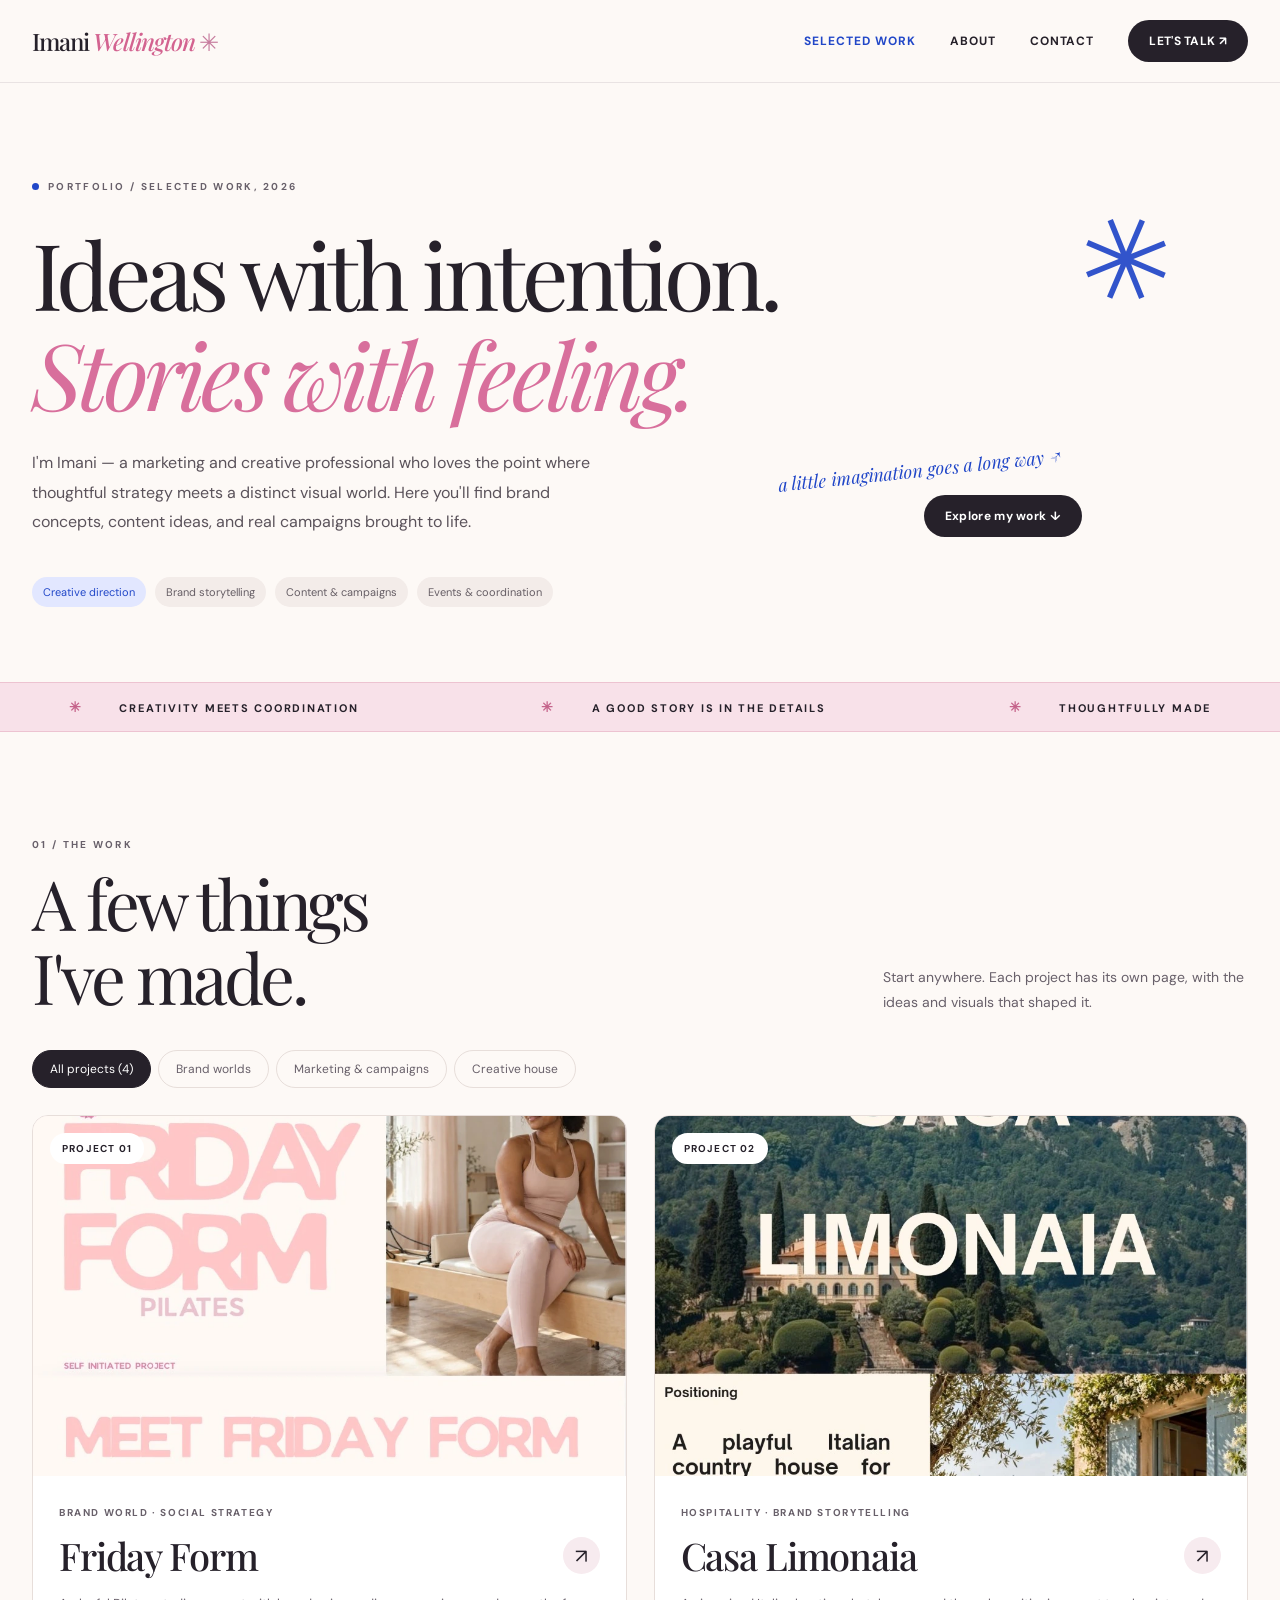
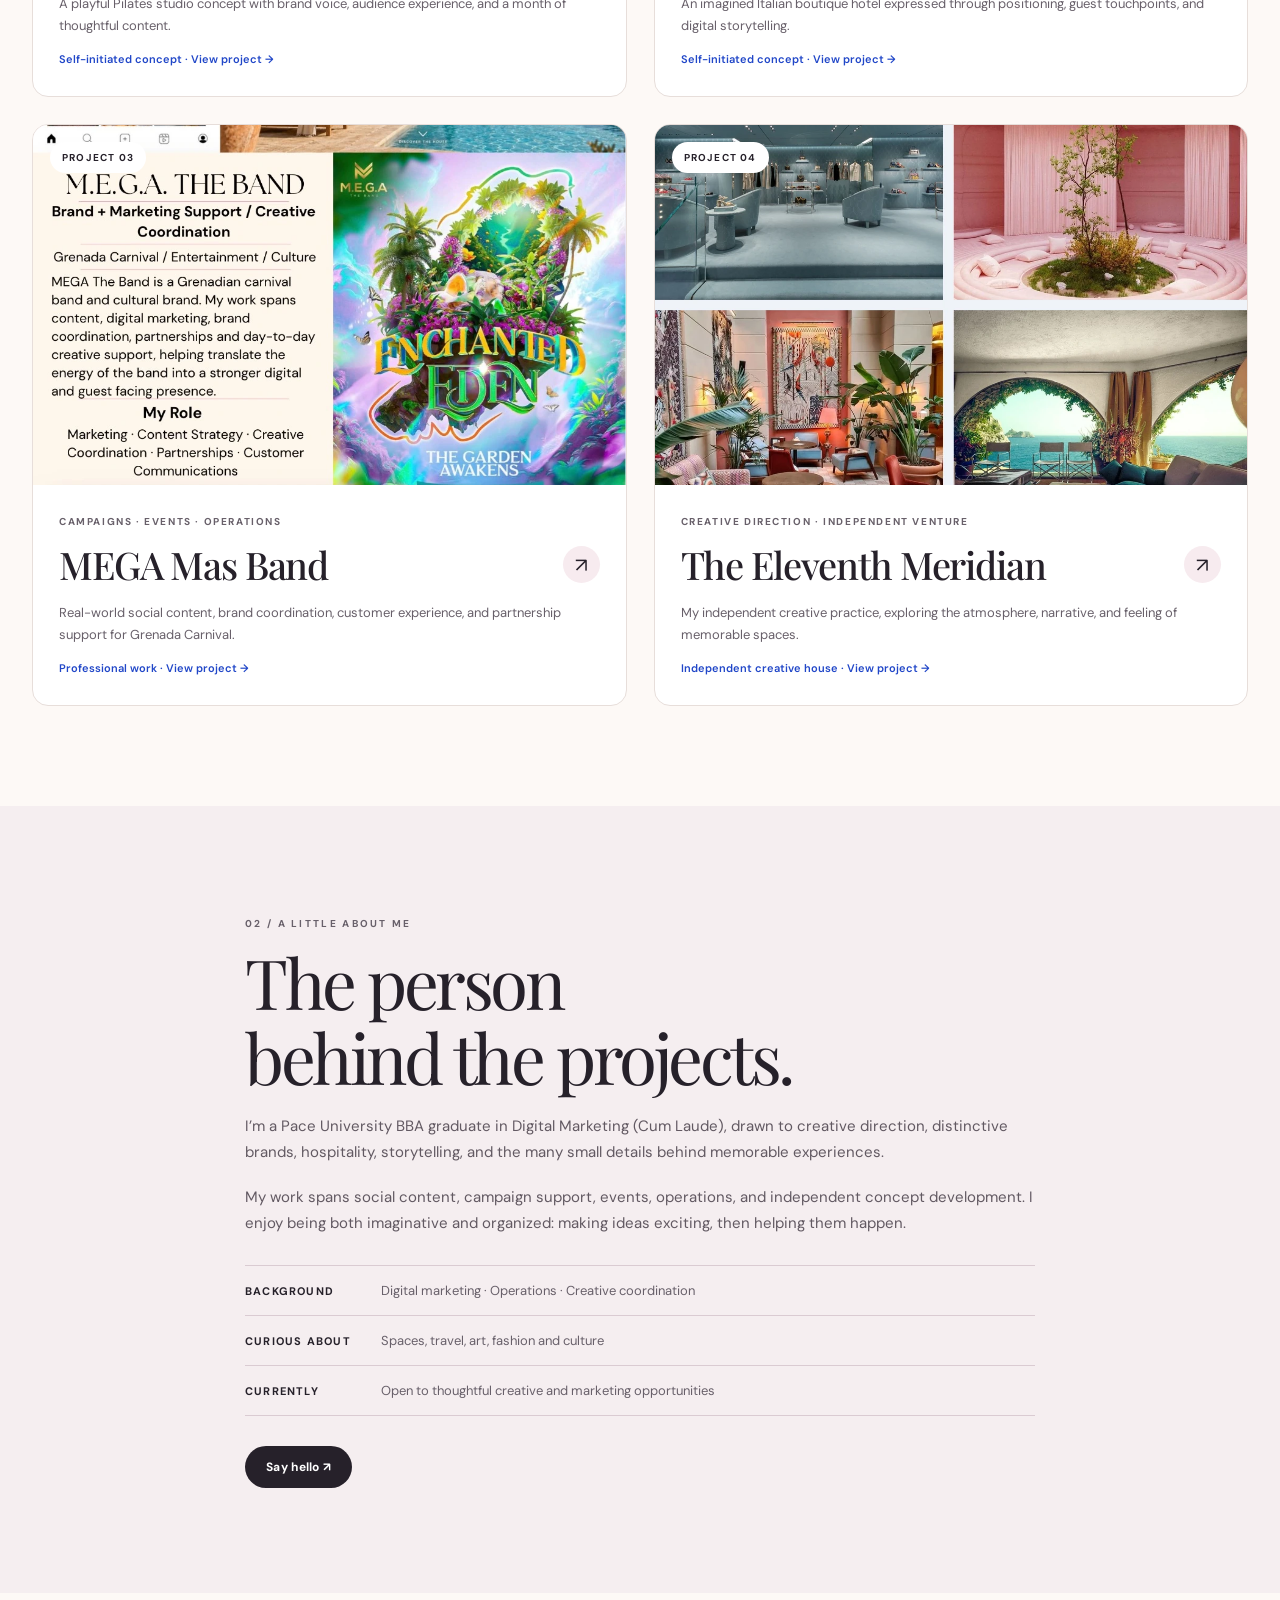
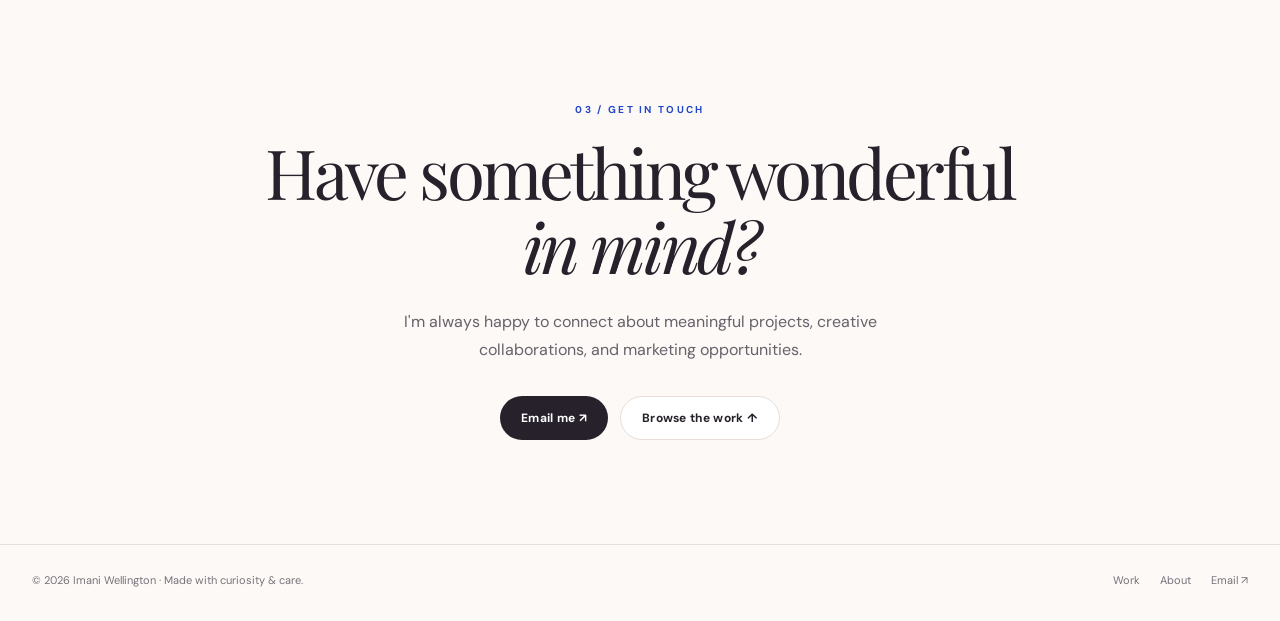
<file: index.html>
<!DOCTYPE html><html lang="en"><head><meta charset="UTF-8"><meta name="viewport" content="width=device-width, initial-scale=1"><meta name="theme-color" content="#fdf9f6"><meta name="description" content="Selected creative direction, brand storytelling, content campaigns, and marketing work by Imani Wellington."><meta property="og:type" content="website"><meta property="og:title" content="Imani Wellington — Creative &amp; Marketing Portfolio"><meta property="og:description" content="Selected creative direction, brand storytelling, content campaigns, and marketing work by Imani Wellington."><meta property="og:image" content="share-preview.jpg"><title>Imani Wellington — Creative &amp; Marketing Portfolio</title><link rel="icon" type="image/svg+xml" href="favicon.svg"><link rel="stylesheet" href="styles.css"><script src="main.js" defer></script></head><body><a class="skip" href="#main">Skip to content</a><header class="site-header"><div class="shell nav-wrap"><a href="index.html" class="logo" aria-label="Imani Wellington home">Imani <em>Wellington</em><span style="color:#c77c9e"> ✳</span></a><nav class="desktop-links" aria-label="Main navigation"><a href="index.html#work" aria-current="page">Selected work</a><a href="index.html#about">About</a><a href="index.html#contact">Contact</a><a class="pill" href="mailto:wellingtonimani1@gmail.com">Let's talk ↗</a></nav><button class="menu-btn" type="button" aria-controls="mobile-menu" aria-expanded="false" aria-label="Toggle navigation">☰</button></div><nav class="mobile-links shell" id="mobile-menu" aria-label="Mobile navigation"><a href="index.html#work">Selected work</a><a href="index.html#about">About</a><a href="index.html#contact">Contact</a><a href="mailto:wellingtonimani1@gmail.com">Email me ↗</a></nav></header>
<main id="main">
<section class="intro-hero"><div class="shell"><span class="eyebrow"><i class="dot"></i>PORTFOLIO / SELECTED WORK, 2026</span><span class="star-sketch" aria-hidden="true">✳</span><h1>Ideas with intention.<br><em>Stories with feeling.</em></h1><div class="hero-bottom"><p class="hero-description">I'm Imani — a marketing and creative professional who loves the point where thoughtful strategy meets a distinct visual world. Here you'll find brand concepts, content ideas, and real campaigns brought to life.</p><div class="hero-side"><span class="hero-annotation">a little imagination goes a long way ↗</span><a href="#work" class="pill">Explore my work ↓</a></div></div><div class="tag-row"><span class="tag feature">Creative direction</span><span class="tag">Brand storytelling</span><span class="tag">Content & campaigns</span><span class="tag">Events & coordination</span></div></div></section>
<div class="ticker" aria-hidden="true"><div class="ticker-inner"><span><b>✳</b> Creativity meets coordination</span><span><b>✳</b> A good story is in the details</span><span><b>✳</b> Thoughtfully made</span></div></div>
<section class="section" id="work"><div class="shell"><div class="section-head"><div><span class="eyebrow">01 / THE WORK</span><h2>A few things<br>I've made.</h2></div><p>Start anywhere. Each project has its own page, with the ideas and visuals that shaped it.</p></div><div class="filters" role="group" aria-label="Filter projects"><button class="filter" data-filter="all" aria-pressed="true">All projects (4)</button><button class="filter" data-filter="brand" aria-pressed="false">Brand worlds</button><button class="filter" data-filter="marketing" aria-pressed="false">Marketing & campaigns</button><button class="filter" data-filter="creative" aria-pressed="false">Creative house</button></div><div class="projects"><a class="project-card" href="friday-form.html" data-category="brand social"><div class="card-art friday"><img src="friday-cover.webp" alt="Visuals from Friday Form" loading="lazy"><span class="card-no">PROJECT 01</span></div><div class="card-details"><span class="card-meta">Brand world · Social strategy</span><div class="card-title-line"><h3 class="card-title">Friday Form</h3><span class="card-arrow" aria-hidden="true">↗</span></div><p class="card-desc">A playful Pilates studio concept with brand voice, audience experience, and a month of thoughtful content.</p><p class="project-fine">Self-initiated concept · View project →</p></div></a>
<a class="project-card" href="casa-limonaia.html" data-category="brand"><div class="card-art casa"><img src="casa-cover.webp" alt="Visuals from Casa Limonaia" loading="lazy"><span class="card-no">PROJECT 02</span></div><div class="card-details"><span class="card-meta">Hospitality · Brand storytelling</span><div class="card-title-line"><h3 class="card-title">Casa Limonaia</h3><span class="card-arrow" aria-hidden="true">↗</span></div><p class="card-desc">An imagined Italian boutique hotel expressed through positioning, guest touchpoints, and digital storytelling.</p><p class="project-fine">Self-initiated concept · View project →</p></div></a>
<a class="project-card" href="mega-mas-band.html" data-category="marketing"><div class="card-art mega"><img src="mega-cover.webp" alt="Visuals from MEGA Mas Band" loading="lazy"><span class="card-no">PROJECT 03</span></div><div class="card-details"><span class="card-meta">Campaigns · Events · Operations</span><div class="card-title-line"><h3 class="card-title">MEGA Mas Band</h3><span class="card-arrow" aria-hidden="true">↗</span></div><p class="card-desc">Real-world social content, brand coordination, customer experience, and partnership support for Grenada Carnival.</p><p class="project-fine">Professional work · View project →</p></div></a>
<a class="project-card" href="eleventh-meridian.html" data-category="brand creative"><div class="card-art meridian"><img src="meridian-cover.webp" alt="Visuals from The Eleventh Meridian" loading="lazy"><span class="card-no">PROJECT 04</span></div><div class="card-details"><span class="card-meta">Creative direction · Independent venture</span><div class="card-title-line"><h3 class="card-title">The Eleventh Meridian</h3><span class="card-arrow" aria-hidden="true">↗</span></div><p class="card-desc">My independent creative practice, exploring the atmosphere, narrative, and feeling of memorable spaces.</p><p class="project-fine">Independent creative house · View project →</p></div></a></div></div></section>
<section class="about-section" id="about"><div class="shell about-grid about-grid--text-only"><div class="about-copy"><span class="eyebrow">02 / A LITTLE ABOUT ME</span><h2 class="about-title">The person<br>behind the projects.</h2><p>I’m a Pace University BBA graduate in Digital Marketing (Cum Laude), drawn to creative direction, distinctive brands, hospitality, storytelling, and the many small details behind memorable experiences.</p><p>My work spans social content, campaign support, events, operations, and independent concept development. I enjoy being both imaginative and organized: making ideas exciting, then helping them happen.</p><div class="fact-list"><div class="fact"><strong>Background</strong><span>Digital marketing · Operations · Creative coordination</span></div><div class="fact"><strong>Curious about</strong><span>Spaces, travel, art, fashion and culture</span></div><div class="fact"><strong>Currently</strong><span>Open to thoughtful creative and marketing opportunities</span></div></div><a class="pill" href="mailto:wellingtonimani1@gmail.com">Say hello ↗</a></div></div></section>
<section class="contact-section" id="contact"><div class="shell"><span class="eyebrow">03 / GET IN TOUCH</span><h2 class="contact-title">Have something wonderful<br><em>in mind?</em></h2><p class="contact-copy">I'm always happy to connect about meaningful projects, creative collaborations, and marketing opportunities.</p><div class="contact-actions"><a href="mailto:wellingtonimani1@gmail.com" class="pill">Email me ↗</a><a href="#work" class="pill pale">Browse the work ↑</a></div></div></section>
</main><footer class="footer"><div class="shell footer-inner"><span>© 2026 Imani Wellington · Made with curiosity & care.</span><div class="footer-links"><a href="index.html#work">Work</a><a href="index.html#about">About</a><a href="mailto:wellingtonimani1@gmail.com">Email ↗</a></div></div></footer></body></html>
</file>
<file: styles.css>
@import url('https://fonts.googleapis.com/css2?family=DM+Sans:wght@400;500;600;700&family=Playfair+Display:ital,wght@0,400;0,500;0,600;1,400;1,500&display=swap');
:root{--ink:#26212a;--dim:#68606a;--paper:#fdf9f6;--pink:#f5b8ca;--pink2:#fbe5ec;--line:#e7deda;--cobalt:#2147c8;--yellow:#fce486;--white:#fff;--max:1260px}
*,*::before,*::after{box-sizing:border-box}html{scroll-behavior:smooth}body{margin:0;background:var(--paper);color:var(--ink);font-family:'DM Sans',Arial,sans-serif;-webkit-font-smoothing:antialiased}img{max-width:100%;display:block}a{color:inherit;text-decoration:none}button{font:inherit}p{line-height:1.75}::selection{background:#f8bdcf;color:#251e28}
.skip{position:absolute;left:18px;top:-80px;z-index:30;padding:10px 16px;background:#fff;border:2px solid var(--ink)}.skip:focus{top:12px}
.shell{width:min(calc(100% - 64px),var(--max));margin-inline:auto}
.site-header{z-index:50;position:sticky;top:0;background:rgba(253,249,246,.94);border-bottom:1px solid rgba(104,96,106,.14);backdrop-filter:blur(16px);-webkit-backdrop-filter:blur(16px)}
.nav-wrap{height:82px;display:flex;justify-content:space-between;align-items:center;gap:24px}.logo{font-family:'Playfair Display',Georgia,serif;font-size:24px;font-weight:500;letter-spacing:-1.1px;white-space:nowrap}.logo em{font-style:italic;color:#d36390}.desktop-links{display:flex;align-items:center;gap:34px;font-size:12px;letter-spacing:.08em;text-transform:uppercase;font-weight:700}.desktop-links a:not(.pill){transition:color .2s}.desktop-links a:hover,.desktop-links a[aria-current]{color:var(--cobalt)}.pill{display:inline-flex;align-items:center;justify-content:center;padding:13px 21px;gap:10px;border-radius:999px;background:var(--ink);color:#fff;font-size:12px;font-weight:700;letter-spacing:.025em;transition:transform .2s,background .2s}.pill:hover{background:var(--cobalt);transform:translateY(-2px)}.pill.pale{background:#fff;border:1px solid var(--line);color:var(--ink)}.pill.pale:hover{background:var(--pink2)}.menu-btn{display:none;border:0;background:none;cursor:pointer;font-size:24px;padding:8px}.mobile-links{display:none;padding:5px 0 22px}.mobile-links a{padding:12px 4px;display:block;border-top:1px solid var(--line);font-size:14px}.mobile-links.open{display:block}
.eyebrow{font-size:10px;letter-spacing:.23em;text-transform:uppercase;font-weight:700;color:var(--dim)}.eyebrow .dot{display:inline-block;background:var(--cobalt);width:7px;height:7px;border-radius:50%;margin-right:9px}.intro-hero{position:relative;padding:91px 0 75px;overflow:hidden}.intro-hero .shell{position:relative}.intro-hero h1{font-family:'Playfair Display',Georgia,serif;font-weight:400;letter-spacing:-.055em;line-height:1.08;font-size:clamp(60px,7.2vw,116px);max-width:1100px;margin:28px 0 26px}.intro-hero h1 em{color:#d86f9c;font-weight:400}.hero-bottom{max-width:1050px;display:flex;align-items:end;justify-content:space-between;gap:34px}.hero-description{color:#5b535b;font-size:16px;max-width:590px;line-height:1.85;margin:0}.hero-side{display:flex;flex-direction:column;align-items:flex-end;gap:13px}.star-sketch{position:absolute;right:6%;top:20px;color:var(--cobalt);font-size:clamp(72px,9vw,146px);font-family:Georgia,serif;transform:rotate(-22deg);pointer-events:none;opacity:.92}.hero-annotation{font-family:'Playfair Display',serif;font-style:italic;color:var(--cobalt);font-size:18px;transform:rotate(-6deg);margin-right:20px}
.tag-row{display:flex;gap:9px;flex-wrap:wrap;margin-top:40px}.tag{font-size:11px;padding:8px 11px;background:#f3ece9;color:#665e65;border-radius:999px}.tag.feature{background:#e2e7ff;color:var(--cobalt)}
.ticker{background:#f8e1e9;border-block:1px solid #edc3d1;overflow:hidden}.ticker-inner{padding:15px 0;display:flex;gap:45px;justify-content:space-around;white-space:nowrap;font-size:11px;letter-spacing:.16em;text-transform:uppercase;font-weight:700}.ticker b{color:#c5648b;font-size:14px;margin-right:32px}
.section{padding:100px 0}.section-head{display:flex;justify-content:space-between;align-items:end;gap:32px;margin-bottom:36px}.section-head h2,.about-title,.contact-title{font-family:'Playfair Display',Georgia,serif;font-size:clamp(46px,5.4vw,78px);line-height:1.08;letter-spacing:-.05em;font-weight:400;margin:12px 0 0}.section-head p{color:var(--dim);max-width:365px;margin:0;font-size:14px}.filters{display:flex;gap:7px;flex-wrap:wrap;margin:15px 0 27px}.filter{border:1px solid var(--line);background:transparent;border-radius:999px;padding:10px 17px;color:var(--dim);font-size:12px;cursor:pointer}.filter:hover{border-color:#b6a9a4}.filter[aria-pressed='true']{background:var(--ink);color:white;border-color:var(--ink)}
.projects{display:grid;grid-template-columns:repeat(2,minmax(0,1fr));gap:27px}.project-card{background:#fff;border:1px solid var(--line);border-radius:16px;overflow:hidden;transition:transform .25s,box-shadow .25s;display:block}.project-card:hover{transform:translateY(-5px);box-shadow:0 20px 50px rgba(55,45,53,.09)}.project-card[hidden]{display:none!important}.card-art{height:360px;position:relative;overflow:hidden;background:#f5e7e9}.card-art img{height:100%;width:100%;object-fit:cover;object-position:center 30%;transition:transform .45s}.project-card:hover .card-art img{transform:scale(1.045)}.card-art.friday img{object-position:center 16%}.card-art.casa img{object-position:center 35%}.card-art.mega img{object-position:center 27%}.card-art.meridian img{object-position:center center}.card-no{position:absolute;top:17px;left:17px;background:#fff;border-radius:30px;padding:9px 12px;font-size:10px;letter-spacing:.12em;font-weight:700}.card-details{padding:24px 26px 27px}.card-meta{color:var(--dim);font-size:10px;text-transform:uppercase;letter-spacing:.16em;font-weight:700}.card-title-line{display:flex;justify-content:space-between;align-items:center;gap:10px;margin-top:9px}.card-title{font-family:'Playfair Display',Georgia,serif;font-weight:500;letter-spacing:-.03em;font-size:clamp(28px,3vw,38px);margin:0}.card-arrow{background:#f7ebef;border-radius:100%;width:37px;height:37px;display:grid;place-items:center;font-size:20px;flex:none}.card-desc{font-size:13px;color:var(--dim);margin:12px 0 0;line-height:1.65}.project-fine{font-size:11px;margin:14px 0 0;color:var(--cobalt);font-weight:600}
.about-section{background:#f5eef0;padding:105px 0}.about-grid{display:grid;grid-template-columns:1fr 1fr;gap:70px;align-items:center}.about-mark{width:100%;aspect-ratio:1.18;max-height:515px;border-radius:12px;background:#e8d4e0;position:relative;overflow:hidden;display:flex;align-items:center;justify-content:center}.about-mark:before{content:'';position:absolute;background:#f7b7c7;width:450px;height:450px;top:-100px;right:-140px;border-radius:50%}.about-mark:after{content:'';position:absolute;width:300px;height:300px;border:2px solid rgba(255,255,255,.8);bottom:-50px;left:-40px;border-radius:50%}.about-mark .decor-text{position:relative;z-index:1;font-family:'Playfair Display',Georgia,serif;font-style:italic;font-size:clamp(70px,8vw,125px);letter-spacing:-.12em;transform:rotate(-10deg);color:var(--cobalt)}.about-copy{max-width:565px}.about-copy p{font-size:15px;color:#625962;margin:19px 0}.fact-list{border-top:1px solid #dacbd2;margin:28px 0 30px}.fact{padding:16px 0;border-bottom:1px solid #dacbd2;display:flex;gap:20px;align-items:baseline;font-size:13px}.fact strong{min-width:116px;font-size:11px;text-transform:uppercase;letter-spacing:.11em}.fact span{color:var(--dim)}
.contact-section{padding:104px 0;text-align:center}.contact-section .eyebrow{color:var(--cobalt)}.contact-title{max-width:940px;margin:16px auto 25px}.contact-copy{color:var(--dim);max-width:520px;margin:0 auto 32px}.contact-actions{display:flex;justify-content:center;gap:12px;flex-wrap:wrap}.footer{border-top:1px solid var(--line);padding:28px 0 34px}.footer-inner{display:flex;justify-content:space-between;gap:20px;align-items:center;color:#777079;font-size:11px}.footer-inner a:hover{color:var(--cobalt)}.footer-links{display:flex;gap:20px;align-items:center}
.breadcrumb{display:flex;align-items:center;gap:11px;font-size:11px;text-transform:uppercase;letter-spacing:.12em;color:#716771;padding-top:32px}.breadcrumb a:hover{color:var(--cobalt)}.project-intro{padding:64px 0 78px}.project-intro-grid{display:grid;grid-template-columns:1.25fr .75fr;gap:60px;align-items:end}.project-intro h1{font-family:'Playfair Display',Georgia,serif;font-size:clamp(58px,7.2vw,106px);line-height:1.05;letter-spacing:-.06em;font-weight:400;margin:15px 0 20px}.project-intro p{color:var(--dim);max-width:700px;font-size:16px;line-height:1.8;margin-bottom:0}.project-facts{border-left:1px solid var(--line);padding:15px 0 0 28px}.project-facts dl{display:grid;grid-template-columns:1fr;gap:17px;margin:0}.project-facts dt{font-size:10px;letter-spacing:.15em;text-transform:uppercase;color:#877c83;font-weight:700}.project-facts dd{font-size:14px;margin:5px 0 0}.project-cover{width:100%;min-height:510px;max-height:670px;object-fit:cover;object-position:center 38%;border-radius:13px}.project-cover.meridian{max-height:575px;min-height:450px;object-position:center}.project-overview{padding:90px 0 80px}.overview-grid{display:grid;grid-template-columns:.86fr 1.14fr;gap:80px}.overview-grid h2,.gallery-heading h2,.results-title,.next-heading{font:400 clamp(39px,4.4vw,64px)/1.1 'Playfair Display',Georgia,serif;letter-spacing:-.04em;margin:9px 0 20px}.overview-grid p{color:var(--dim);font-size:15px;max-width:655px}.deliverables{display:grid;grid-template-columns:1fr 1fr;gap:10px 22px;margin-top:24px}.deliverable{display:flex;gap:9px;align-items:flex-start;border-top:1px solid var(--line);padding:14px 0;font-size:13px}.deliverable span{color:var(--cobalt)}.project-gallery{padding:75px 0 94px;background:#f7efeb}.gallery-heading{display:flex;justify-content:space-between;align-items:end;gap:30px;margin-bottom:30px}.gallery-heading p{color:var(--dim);font-size:13px;max-width:380px}.gallery-grid{display:grid;grid-template-columns:repeat(2,minmax(0,1fr));align-items:start;gap:20px}.gallery-img{background:#fff;border:1px solid #e6dbd8;border-radius:9px;overflow:hidden;cursor:zoom-in;text-align:left;padding:0;box-shadow:0 7px 18px rgba(33,24,31,.04)}.gallery-img img{width:100%;height:auto;object-fit:contain}.gallery-img.wide{grid-column:span 2}.gallery-img:hover{box-shadow:0 14px 28px rgba(33,24,31,.1)}.gallery-label{padding:13px 16px;font-size:11px;color:#655a63;letter-spacing:.05em;background:#fff}.gallery-img.meridian-card img{aspect-ratio:5/4;object-fit:cover}.gallery-img.meridian-card.wide img{aspect-ratio:2.3;object-fit:cover}
.results-band{background:var(--cobalt);color:#fff;padding:65px 0}.results-grid{display:grid;grid-template-columns:repeat(3,1fr);gap:25px;text-align:center}.result-num{font:400 clamp(40px,5.5vw,80px)/1.2 'Playfair Display',serif;letter-spacing:-.05em}.result-label{font-size:11px;letter-spacing:.14em;text-transform:uppercase;opacity:.8}.result-note{margin:30px auto 0;text-align:center;font-size:12px;max-width:600px;opacity:.82}.next-section{padding:70px 0}.next-wrap{display:flex;justify-content:space-between;align-items:center;gap:18px}.next-heading{margin:6px 0;font-size:clamp(38px,4vw,59px)}
.lightbox{position:fixed;inset:0;background:rgba(20,17,22,.94);display:none;z-index:100;align-items:center;justify-content:center;flex-direction:column;padding:42px 80px 24px}.lightbox.open{display:flex}.lightbox img{max-width:min(98%,1100px);max-height:80vh;object-fit:contain}.lightbox .lightbox-title{color:white;font-size:12px;margin:14px 0 0;letter-spacing:.03em}.lightbox button{position:absolute;background:rgba(255,255,255,.15);color:white;border:1px solid rgba(255,255,255,.2);border-radius:50%;cursor:pointer;width:44px;height:44px;font-size:22px}.lightbox-close{top:20px;right:26px}.lightbox-prev{left:17px;top:50%}.lightbox-next{right:17px;top:50%}

/* About section: single-column editorial layout, without the decorative square. */
.about-grid.about-grid--text-only{display:block;max-width:980px}
.about-grid--text-only .about-copy{max-width:790px;margin-inline:auto}

@media(max-width:1000px){.card-art{height:285px}.about-grid{gap:40px}.intro-hero h1{font-size:clamp(58px,8vw,90px)}.star-sketch{right:3%;top:0}}
@media(max-width:720px){.shell{width:calc(100% - 38px)}.nav-wrap{height:69px}.logo{font-size:22px}.desktop-links{display:none}.menu-btn{display:block}.intro-hero{padding:72px 0 58px}.intro-hero h1{font-size:clamp(54px,12vw,78px);margin-top:24px}.hero-bottom{display:block}.hero-description{font-size:14px}.hero-side{align-items:start;margin-top:22px}.star-sketch{right:0;top:15px;font-size:60px}.hero-annotation{font-size:15px}.tag-row{margin-top:30px}.ticker-inner{gap:23px;justify-content:flex-start;padding-left:20px;font-size:9px}.section{padding:76px 0}.section-head{display:block;margin-bottom:25px}.section-head p{margin-top:14px}.projects{grid-template-columns:1fr;gap:19px}.card-art{height:315px}.card-details{padding:21px}.about-section{padding:70px 0}.about-grid{grid-template-columns:1fr;gap:35px}.about-mark{aspect-ratio:1.4;max-height:350px}.about-mark .decor-text{font-size:82px}.contact-section{padding:78px 0}.footer-inner{flex-direction:column;align-items:start;gap:12px}.breadcrumb{padding-top:22px}.project-intro{padding:55px 0 46px}.project-intro-grid{grid-template-columns:1fr;gap:28px}.project-intro h1{font-size:clamp(56px,13vw,84px)}.project-intro p{font-size:14px}.project-facts{padding:19px 0 0;border-left:0;border-top:1px solid var(--line)}.project-facts dl{grid-template-columns:repeat(2,1fr)}.project-cover{min-height:300px;max-height:475px}.project-overview{padding:64px 0}.overview-grid{grid-template-columns:1fr;gap:12px}.deliverables{grid-template-columns:1fr 1fr}.project-gallery{padding:65px 0}.gallery-heading{display:block}.gallery-grid{grid-template-columns:1fr}.gallery-img.wide{grid-column:span 1}.gallery-img.meridian-card.wide img{aspect-ratio:5/4}.results-grid{gap:12px}.result-num{font-size:37px}.result-label{font-size:9px}.next-wrap{align-items:start;flex-direction:column}.lightbox{padding:55px 24px 30px}.lightbox img{max-width:100%;max-height:78vh}.lightbox-prev,.lightbox-next{top:auto;bottom:14px}}
@media(max-width:390px){.card-art{height:256px}.logo{font-size:20px}.deliverables{grid-template-columns:1fr}.result-num{font-size:29px}}
@media(prefers-reduced-motion:reduce){html{scroll-behavior:auto}*,*::before,*::after{transition:none!important;animation:none!important}}


/* Keep screenshot-based portfolios in their original reading order.
   These image segments are continuous slices of one design, not separate cards. */
.gallery-continuous{display:flex;flex-direction:column;gap:0;width:min(100%,980px);margin:0 auto;background:#fff;border:1px solid #e6dbd8;border-radius:12px;overflow:hidden;box-shadow:0 12px 30px rgba(33,24,31,.06)}
.gallery-continuous .gallery-panel{display:block;width:100%;margin:0;padding:0;line-height:0;overflow:hidden}
.gallery-continuous .gallery-panel img{display:block;width:100%;height:auto;max-width:100%;margin:0;padding:0}
.gallery-continuous--friday .gallery-panel:first-child img{margin-top:-43.7%}
.gallery-continuous--casa .gallery-panel:first-child img{margin-top:-49%}
.gallery-continuous--mega .gallery-panel:first-child img{margin-top:-5.5%}
.gallery-continuous--friday .gallery-panel:last-child img{margin-bottom:-5%}
.gallery-continuous--mega .gallery-panel:last-child img{margin-bottom:-3.5%}
</file>
